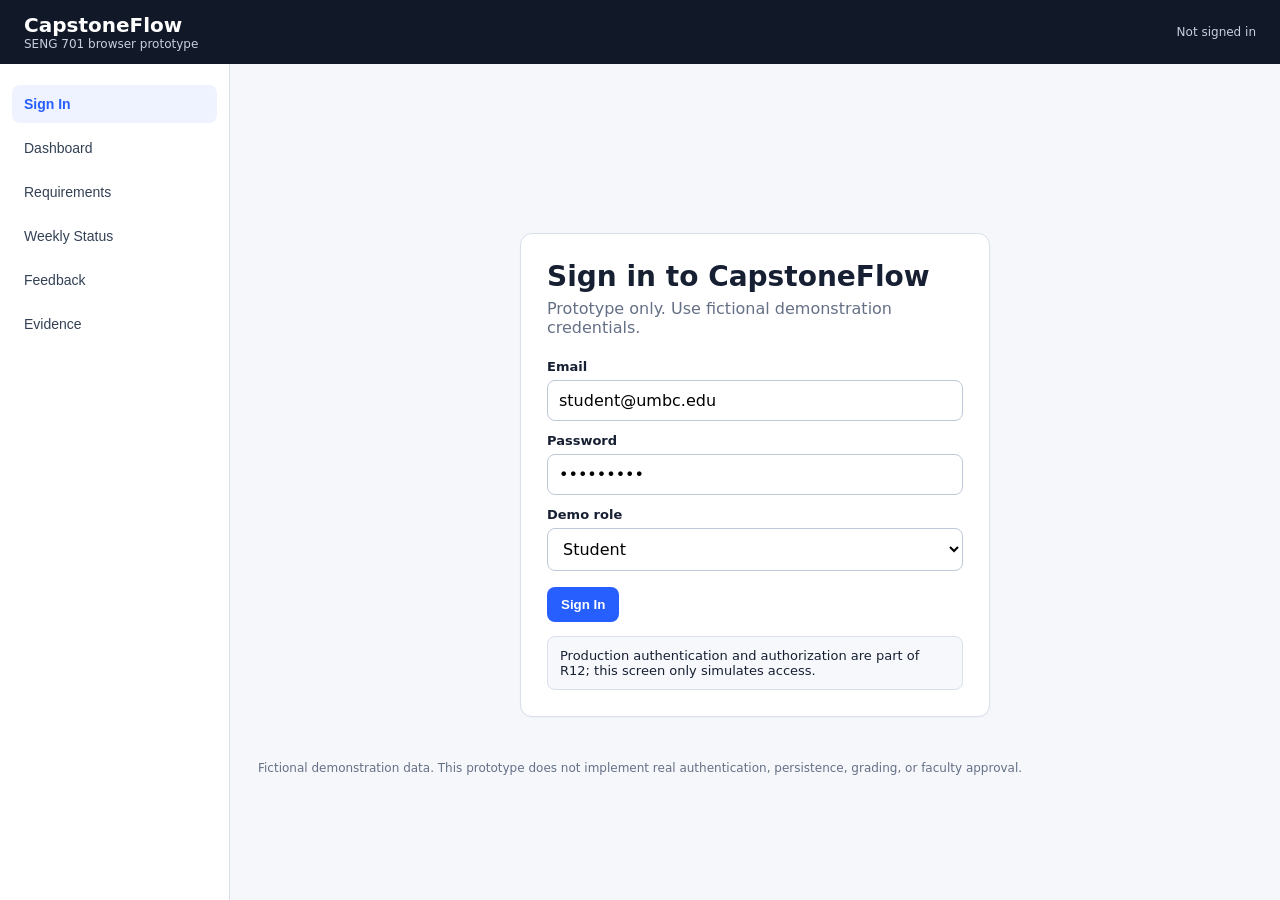
<file: prototype/index.html>
<!doctype html>
<html lang="en">
<head>
<meta charset="utf-8">
<meta name="viewport" content="width=device-width,initial-scale=1">
<title>CapstoneFlow Prototype</title>
<style>
:root{--ink:#172033;--muted:#657086;--line:#d9dfeb;--bg:#f5f7fb;--card:#fff;--accent:#275efe;--soft:#eef3ff;--ok:#177245;--warn:#9a6700}
*{box-sizing:border-box}body{margin:0;font-family:Inter,system-ui,-apple-system,Segoe UI,Roboto,Arial,sans-serif;background:var(--bg);color:var(--ink)}
header{height:64px;background:#111827;color:#fff;display:flex;align-items:center;justify-content:space-between;padding:0 24px;position:sticky;top:0;z-index:5}
.brand{font-weight:750;font-size:20px}.sub{font-size:12px;color:#c7d0df}.shell{display:grid;grid-template-columns:230px 1fr;min-height:calc(100vh - 64px)}
nav{background:#fff;border-right:1px solid var(--line);padding:18px 12px}nav button{width:100%;text-align:left;border:0;background:transparent;padding:11px 12px;margin:3px 0;border-radius:8px;font-size:14px;cursor:pointer;color:#334155}
nav button.active{background:var(--soft);color:var(--accent);font-weight:700}main{padding:28px;max-width:1120px;width:100%;margin:auto}.view{display:none}.view.active{display:block}
h1{margin:0 0 6px;font-size:28px}h2{font-size:18px;margin-top:0}.lead{color:var(--muted);margin:0 0 22px}.grid{display:grid;grid-template-columns:repeat(3,1fr);gap:14px}
.card{background:var(--card);border:1px solid var(--line);border-radius:12px;padding:18px;box-shadow:0 1px 2px rgba(0,0,0,.03)}.metric{font-size:28px;font-weight:800;margin:7px 0}.small{font-size:13px;color:var(--muted)}
label{font-size:13px;font-weight:650;display:block;margin:12px 0 6px}input,select,textarea{width:100%;padding:10px 11px;border:1px solid #bfc8d8;border-radius:8px;background:#fff;font:inherit}
textarea{min-height:90px;resize:vertical}.row{display:grid;grid-template-columns:1fr 1fr;gap:12px}.actions{display:flex;gap:10px;margin-top:16px;flex-wrap:wrap}
.btn{border:0;border-radius:8px;padding:10px 14px;font-weight:700;cursor:pointer}.primary{background:var(--accent);color:#fff}.secondary{background:#e8edf6;color:#263248}
.notice{margin-top:14px;padding:11px 12px;border-radius:8px;background:#f6f8fc;border:1px solid var(--line);font-size:13px}.ok{color:var(--ok)}.warn{color:var(--warn)}
table{width:100%;border-collapse:collapse;background:#fff;border:1px solid var(--line);border-radius:10px;overflow:hidden}th,td{padding:11px 12px;border-bottom:1px solid var(--line);text-align:left;font-size:13px}th{background:#f0f3f8}
.badge{display:inline-block;padding:4px 8px;border-radius:999px;background:#eef2f7;font-size:12px}.complete{background:#e8f5ee;color:#17633e}.progress{background:#fff4d8;color:#765200}
.login{max-width:470px;margin:44px auto}.login .card{padding:26px}.footer-note{margin-top:18px;font-size:12px;color:var(--muted)}
@media(max-width:780px){.shell{grid-template-columns:1fr}nav{border-right:0;border-bottom:1px solid var(--line);display:flex;overflow:auto;gap:4px;padding:8px}nav button{min-width:max-content;width:auto}.grid,.row{grid-template-columns:1fr}main{padding:18px}header{padding:0 16px}}
</style>
</head>
<body>
<header>
<div><div class="brand">CapstoneFlow</div><div class="sub">SENG 701 browser prototype</div></div>
<div class="sub" id="sessionText">Not signed in</div>
</header>
<div class="shell">
<nav>
<button class="active" data-view="signin">Sign In</button>
<button data-view="dashboard">Dashboard</button>
<button data-view="requirements">Requirements</button>
<button data-view="weekly">Weekly Status</button>
<button data-view="feedback">Feedback</button>
<button data-view="evidence">Evidence</button>
</nav>
<main>
<section class="view active" id="signin">
<div class="login"><div class="card">
<h1>Sign in to CapstoneFlow</h1>
<p class="lead">Prototype only. Use fictional demonstration credentials.</p>
<label>Email</label><input id="email" value="student@umbc.edu">
<label>Password</label><input type="password" value="prototype">
<label>Demo role</label><select id="role"><option>Student</option><option>Reviewer</option></select>
<div class="actions"><button class="btn primary" id="signInBtn">Sign In</button></div>
<div class="notice">Production authentication and authorization are part of R12; this screen only simulates access.</div>
</div></div>
</section>

<section class="view" id="dashboard">
<h1>Project dashboard</h1><p class="lead">CapstoneFlow · Proposal checkpoint</p>
<div class="grid">
<div class="card"><div class="small">Checkpoint readiness</div><div class="metric">75%</div><div class="ok">3 of 4 required items ready</div></div>
<div class="card"><div class="small">Missing evidence</div><div class="metric">1</div><div>R3 needs a linked test record</div></div>
<div class="card"><div class="small">Blocking feedback</div><div class="metric">1</div><div>Reviewer comment on R3</div></div>
</div>
<div class="card" style="margin-top:14px"><h2>Next action</h2><p>Attach acceptance-test evidence to R3, then return to reviewer feedback and resolve the blocking item.</p><button class="btn primary" onclick="showView('evidence')">Open R3 evidence</button></div>
</section>

<section class="view" id="requirements">
<h1>Requirements</h1><p class="lead">Filter planned work by checkpoint and review acceptance status.</p>
<div class="row"><div><label>Checkpoint</label><select><option>Alpha</option><option>Proposal</option><option>Beta</option><option>Final</option></select></div><div><label>Priority</label><select><option>All</option><option>Must</option><option>Should</option></select></div></div>
<div style="height:14px"></div>
<table><thead><tr><th>ID</th><th>User story</th><th>Due</th><th>Status</th></tr></thead><tbody>
<tr><td>R1</td><td>Create and edit a project profile</td><td>Oct 2</td><td><span class="badge complete">Complete</span></td></tr>
<tr><td>R2</td><td>View requirements by checkpoint</td><td>Oct 9</td><td><span class="badge complete">Complete</span></td></tr>
<tr><td>R3</td><td>Add and prioritize user stories with acceptance criteria</td><td>Oct 16</td><td><span class="badge progress">In progress</span></td></tr>
<tr><td>R4</td><td>Assigned reviewer can inspect scope and planned requirements</td><td>Oct 16</td><td><span class="badge progress">In review</span></td></tr>
</tbody></table>
</section>

<section class="view" id="weekly">
<h1>Weekly status report</h1><p class="lead">Course-format status record for the current project week.</p>
<div class="card">
<div class="row"><div><label>Week</label><input value="2026-10-19"></div><div><label>Overall status</label><select><option>Yellow</option><option>Green</option><option>Red</option></select></div></div>
<label>Work accomplished</label><textarea>Drafted the planning workflow and refined requirement acceptance criteria.</textarea>
<label>Work planned next</label><textarea>Test report persistence and complete R3 evidence traceability.</textarea>
<label>Problems, blockers, or help needed</label><textarea>Awaiting checkpoint clarification. Reviewer to confirm checklist interpretation.</textarea>
<div class="actions"><button class="btn primary" onclick="toast('Weekly report saved in prototype state.')">Save weekly report</button></div>
</div>
</section>

<section class="view" id="feedback">
<h1>Reviewer feedback</h1><p class="lead">Item-specific comments remain connected to the requirement and resolution state.</p>
<div class="card">
<div class="small">Target</div><h2 style="margin:4px 0 10px">R3 · Acceptance-test evidence</h2>
<p><strong>Reviewer:</strong> Please attach evidence showing that required fields persist and invalid input is rejected.</p>
<p><strong>Blocking:</strong> Yes</p>
<label>Student response</label><textarea>I added the acceptance-test record to the requirement evidence section.</textarea>
<div class="actions"><button class="btn primary" onclick="toast('Response saved.')">Save response</button><button class="btn secondary" onclick="toast('Resolution requested from reviewer.')">Request resolution</button></div>
</div>
</section>

<section class="view" id="evidence">
<h1>Requirement evidence</h1><p class="lead">Link evidence to the selected requirement without storing the external file.</p>
<div class="card">
<div class="row"><div><label>Requirement</label><select><option>R3</option><option>R1</option><option>R2</option><option>R4</option></select></div><div><label>Status</label><select><option>Complete</option><option>In progress</option></select></div></div>
<label>Evidence label</label><input value="Acceptance test record">
<label>Evidence URL</label><input value="https://example.org/demo-evidence">
<div class="actions"><button class="btn primary" onclick="toast('Evidence saved. Readiness recalculated to 100% in this demo.')">Save evidence</button><button class="btn secondary" onclick="showView('dashboard')">Return to dashboard</button></div>
<div class="notice">The application checks that a link is present and well formed. It does not certify the quality or accessibility of external evidence.</div>
</div>
</section>

<div id="toast" class="notice" style="display:none"></div>
<div class="footer-note">Fictional demonstration data. This prototype does not implement real authentication, persistence, grading, or faculty approval.</div>
</main>
</div>
<script>
const navButtons=[...document.querySelectorAll('nav button')];
function showView(id){document.querySelectorAll('.view').forEach(v=>v.classList.remove('active'));document.getElementById(id).classList.add('active');navButtons.forEach(b=>b.classList.toggle('active',b.dataset.view===id));window.scrollTo(0,0)}
navButtons.forEach(b=>b.addEventListener('click',()=>showView(b.dataset.view)));
document.getElementById('signInBtn').addEventListener('click',()=>{const role=document.getElementById('role').value;document.getElementById('sessionText').textContent=role+' demo · CapstoneFlow';showView('dashboard');toast('Signed in as '+role+' (prototype simulation).')});
function toast(msg){const el=document.getElementById('toast');el.textContent=msg;el.style.display='block';setTimeout(()=>el.style.display='none',3500)}
</script>
</body>
</html>
</file>
